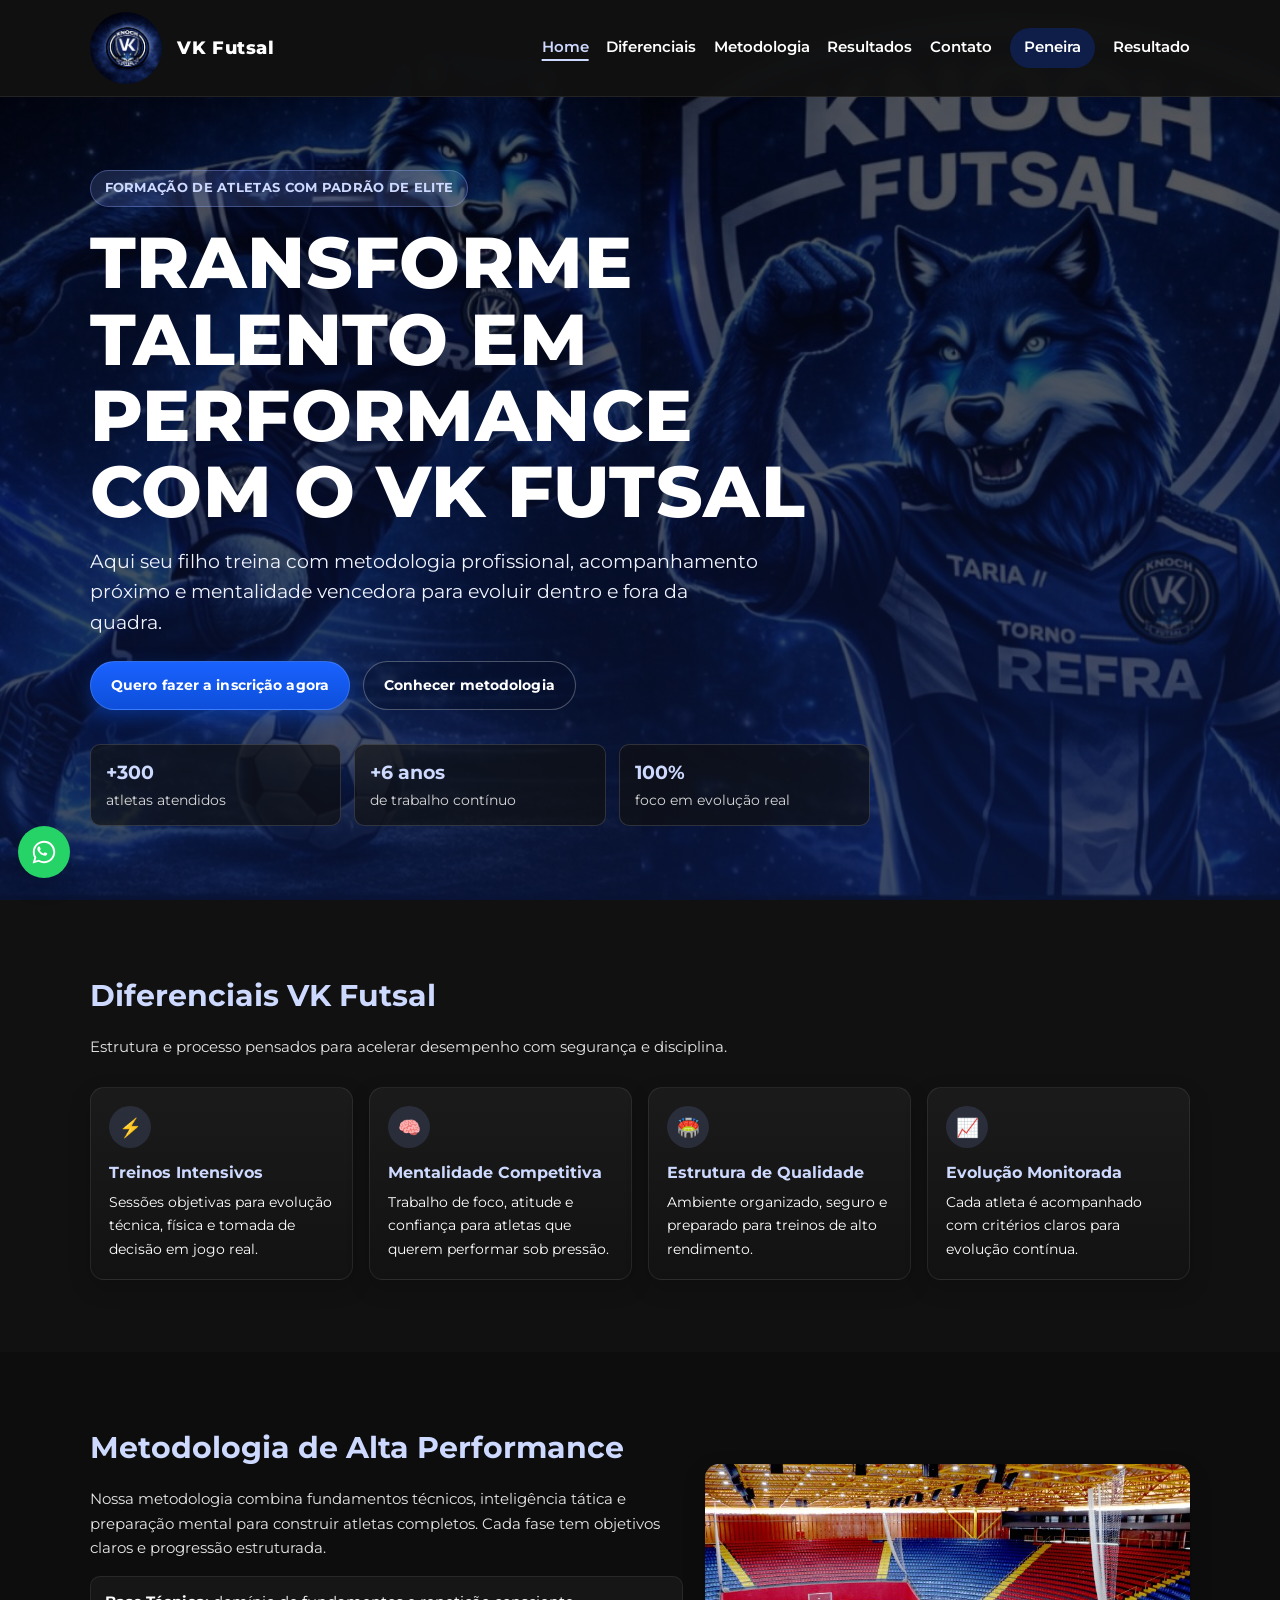
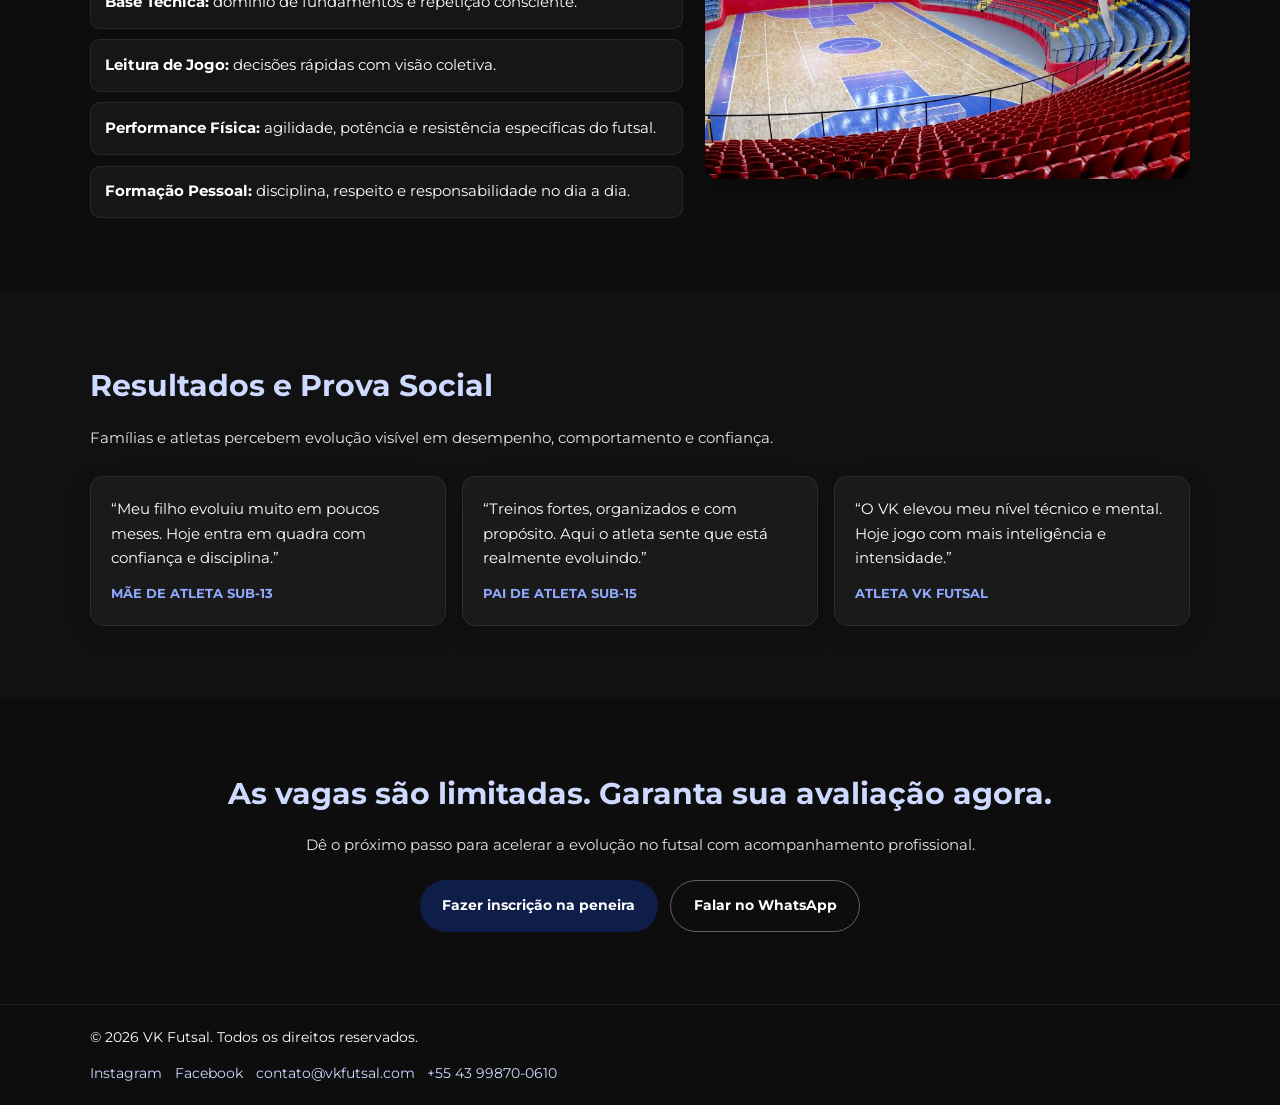
<file: index.html>
<!DOCTYPE html>
<html lang="pt-BR">
  <head>
    <meta charset="UTF-8" />
    <meta name="viewport" content="width=device-width, initial-scale=1.0" />
    <meta
      name="description"
      content="Site oficial do VK Futsal com informações do time, professores, CT e inscrição para peneira."
    />
    <title>VK Futsal | Home</title>
    <link rel="preconnect" href="https://fonts.googleapis.com" />
    <link rel="preconnect" href="https://fonts.gstatic.com" crossorigin />
    <link
      href="https://fonts.googleapis.com/css2?family=Montserrat:wght@400;500;600;700;800&display=swap"
      rel="stylesheet"
    />
    <link rel="stylesheet" href="css/style.css" />
    <script src="js/script.js" defer></script>
  </head>
  <body data-page="home">
    <header class="site-header">
      <div class="container header-content">
        <a class="brand" href="index.html">
          <img class="team-logo" src="img/LogoVk.png" alt="Logo do VK Futsal" />
          <span>VK Futsal</span>
        </a>

        <button class="menu-toggle" aria-label="Abrir menu" aria-expanded="false">
          <span></span>
          <span></span>
          <span></span>
        </button>

        <nav class="site-nav" aria-label="Menu principal">
          <a href="index.html">Home</a>
          <a href="#diferenciais">Diferenciais</a>
          <a href="#metodologia">Metodologia</a>
          <a href="#resultados">Resultados</a>
          <a href="#contato">Contato</a>
          <a class="nav-cta" href="inscricao.html">Peneira</a>
          <a href="resultado.html">Resultado</a>
        </nav>
      </div>
    </header>

    <main>
      <section class="lp-hero" id="home">
        <div class="hero-overlay"></div>
        <div class="container lp-hero-content">
          <p class="lp-kicker">Formação de atletas com padrão de elite</p>
          <h1>Transforme talento em performance com o VK Futsal</h1>
          <p class="lp-subtitle">
            Aqui seu filho treina com metodologia profissional, acompanhamento próximo e mentalidade vencedora para evoluir dentro e fora da quadra.
          </p>
          <div class="hero-cta-group">
            <a class="btn btn-primary" href="inscricao.html">Quero fazer a inscrição agora</a>
            <a class="btn btn-outline" href="#metodologia">Conhecer metodologia</a>
          </div>
          <div class="hero-metrics">
            <article>
              <strong>+300</strong>
              <span>atletas atendidos</span>
            </article>
            <article>
              <strong>+6 anos</strong>
              <span>de trabalho contínuo</span>
            </article>
            <article>
              <strong>100%</strong>
              <span>foco em evolução real</span>
            </article>
          </div>
        </div>
      </section>

      <section class="section" id="diferenciais">
        <div class="container">
          <h2>Diferenciais VK Futsal</h2>
          <p class="section-text">Estrutura e processo pensados para acelerar desempenho com segurança e disciplina.</p>
          <div class="benefits-grid">
            <article class="benefit-card">
              <div class="benefit-icon">⚡</div>
              <h3>Treinos Intensivos</h3>
              <p>Sessões objetivas para evolução técnica, física e tomada de decisão em jogo real.</p>
            </article>
            <article class="benefit-card">
              <div class="benefit-icon">🧠</div>
              <h3>Mentalidade Competitiva</h3>
              <p>Trabalho de foco, atitude e confiança para atletas que querem performar sob pressão.</p>
            </article>
            <article class="benefit-card">
              <div class="benefit-icon">🏟️</div>
              <h3>Estrutura de Qualidade</h3>
              <p>Ambiente organizado, seguro e preparado para treinos de alto rendimento.</p>
            </article>
            <article class="benefit-card">
              <div class="benefit-icon">📈</div>
              <h3>Evolução Monitorada</h3>
              <p>Cada atleta é acompanhado com critérios claros para evolução contínua.</p>
            </article>
          </div>
        </div>
      </section>

      <section class="section dark" id="metodologia">
        <div class="container methodology-wrap">
          <div class="methodology-text">
            <h2>Metodologia de Alta Performance</h2>
            <p class="section-text">
              Nossa metodologia combina fundamentos técnicos, inteligência tática e preparação mental para construir atletas completos. Cada fase tem objetivos claros e progressão estruturada.
            </p>
            <ul class="method-list">
              <li><strong>Base Técnica:</strong> domínio de fundamentos e repetição consciente.</li>
              <li><strong>Leitura de Jogo:</strong> decisões rápidas com visão coletiva.</li>
              <li><strong>Performance Física:</strong> agilidade, potência e resistência específicas do futsal.</li>
              <li><strong>Formação Pessoal:</strong> disciplina, respeito e responsabilidade no dia a dia.</li>
            </ul>
          </div>
          <div class="methodology-image">
            <img src="img/ct2.jpg" alt="Atletas treinando metodologia VK Futsal" loading="lazy" />
          </div>
        </div>
      </section>

      <section class="section" id="resultados">
        <div class="container">
          <h2>Resultados e Prova Social</h2>
          <p class="section-text">Famílias e atletas percebem evolução visível em desempenho, comportamento e confiança.</p>
          <div class="testimonials-grid">
            <article class="testimonial-card">
              <p>“Meu filho evoluiu muito em poucos meses. Hoje entra em quadra com confiança e disciplina.”</p>
              <span>Mãe de atleta Sub-13</span>
            </article>
            <article class="testimonial-card">
              <p>“Treinos fortes, organizados e com propósito. Aqui o atleta sente que está realmente evoluindo.”</p>
              <span>Pai de atleta Sub-15</span>
            </article>
            <article class="testimonial-card">
              <p>“O VK elevou meu nível técnico e mental. Hoje jogo com mais inteligência e intensidade.”</p>
              <span>Atleta VK Futsal</span>
            </article>
          </div>
        </div>
      </section>

      <section class="section dark final-cta" id="contato">
        <div class="container final-cta-content">
          <h2>As vagas são limitadas. Garanta sua avaliação agora.</h2>
          <p class="section-text">Dê o próximo passo para acelerar a evolução no futsal com acompanhamento profissional.</p>
          <div class="contact-actions">
            <a class="btn btn-primary" href="inscricao.html">Fazer inscrição na peneira</a>
            <a class="btn btn-outline" href="https://wa.me/5543998700610" target="_blank" rel="noopener noreferrer">
              Falar no WhatsApp
            </a>
          </div>
        </div>
      </section>
    </main>

    <footer class="site-footer">
      <div class="container footer-content">
        <p>© 2026 VK Futsal. Todos os direitos reservados.</p>
        <div class="social-links">
          <a href="#" aria-label="Instagram">Instagram</a>
          <a href="#" aria-label="Facebook">Facebook</a>
          <a href="mailto:contato@vkfutsal.com" aria-label="E-mail">contato@vkfutsal.com</a>
          <a href="tel:+5543998700610" aria-label="Telefone">+55 43 99870-0610</a>
        </div>
      </div>
    </footer>

    <a
      class="whatsapp-float"
      href="https://wa.me/5543998700610"
      target="_blank"
      rel="noopener noreferrer"
      aria-label="Falar no WhatsApp"
    >
      <svg viewBox="0 0 32 32" aria-hidden="true" focusable="false">
        <path
          d="M19.11 17.2c-.28-.14-1.64-.81-1.9-.9-.25-.09-.44-.14-.62.14-.19.28-.72.9-.88 1.08-.16.19-.32.21-.6.07-.28-.14-1.17-.43-2.22-1.36-.82-.73-1.38-1.62-1.54-1.89-.16-.28-.02-.43.12-.57.13-.13.28-.32.42-.48.14-.16.19-.28.28-.47.09-.19.05-.35-.02-.49-.07-.14-.62-1.5-.86-2.05-.23-.56-.46-.48-.62-.49h-.53c-.19 0-.49.07-.74.35-.25.28-.97.95-.97 2.31s.99 2.68 1.13 2.86c.14.19 1.95 2.97 4.72 4.16.66.28 1.17.45 1.58.58.66.21 1.26.18 1.74.11.53-.08 1.64-.67 1.87-1.31.23-.65.23-1.2.16-1.31-.07-.12-.25-.19-.53-.33z"
        ></path>
        <path
          d="M16.02 3.2c-7.07 0-12.8 5.73-12.8 12.8 0 2.25.58 4.45 1.69 6.39L3 29l6.78-1.78a12.74 12.74 0 0 0 6.24 1.6h.01c7.07 0 12.8-5.73 12.8-12.8 0-3.42-1.33-6.63-3.75-9.05a12.7 12.7 0 0 0-9.06-3.77zm0 23.45h-.01a10.6 10.6 0 0 1-5.4-1.48l-.39-.23-4.02 1.05 1.07-3.92-.25-.4a10.57 10.57 0 0 1-1.63-5.66c0-5.86 4.77-10.63 10.64-10.63 2.84 0 5.5 1.11 7.5 3.11a10.55 10.55 0 0 1 3.11 7.5c0 5.86-4.77 10.63-10.63 10.63z"
        ></path>
      </svg>
    </a>

    <button class="back-to-top" aria-label="Voltar ao topo">↑</button>
  </body>
</html>
</file>
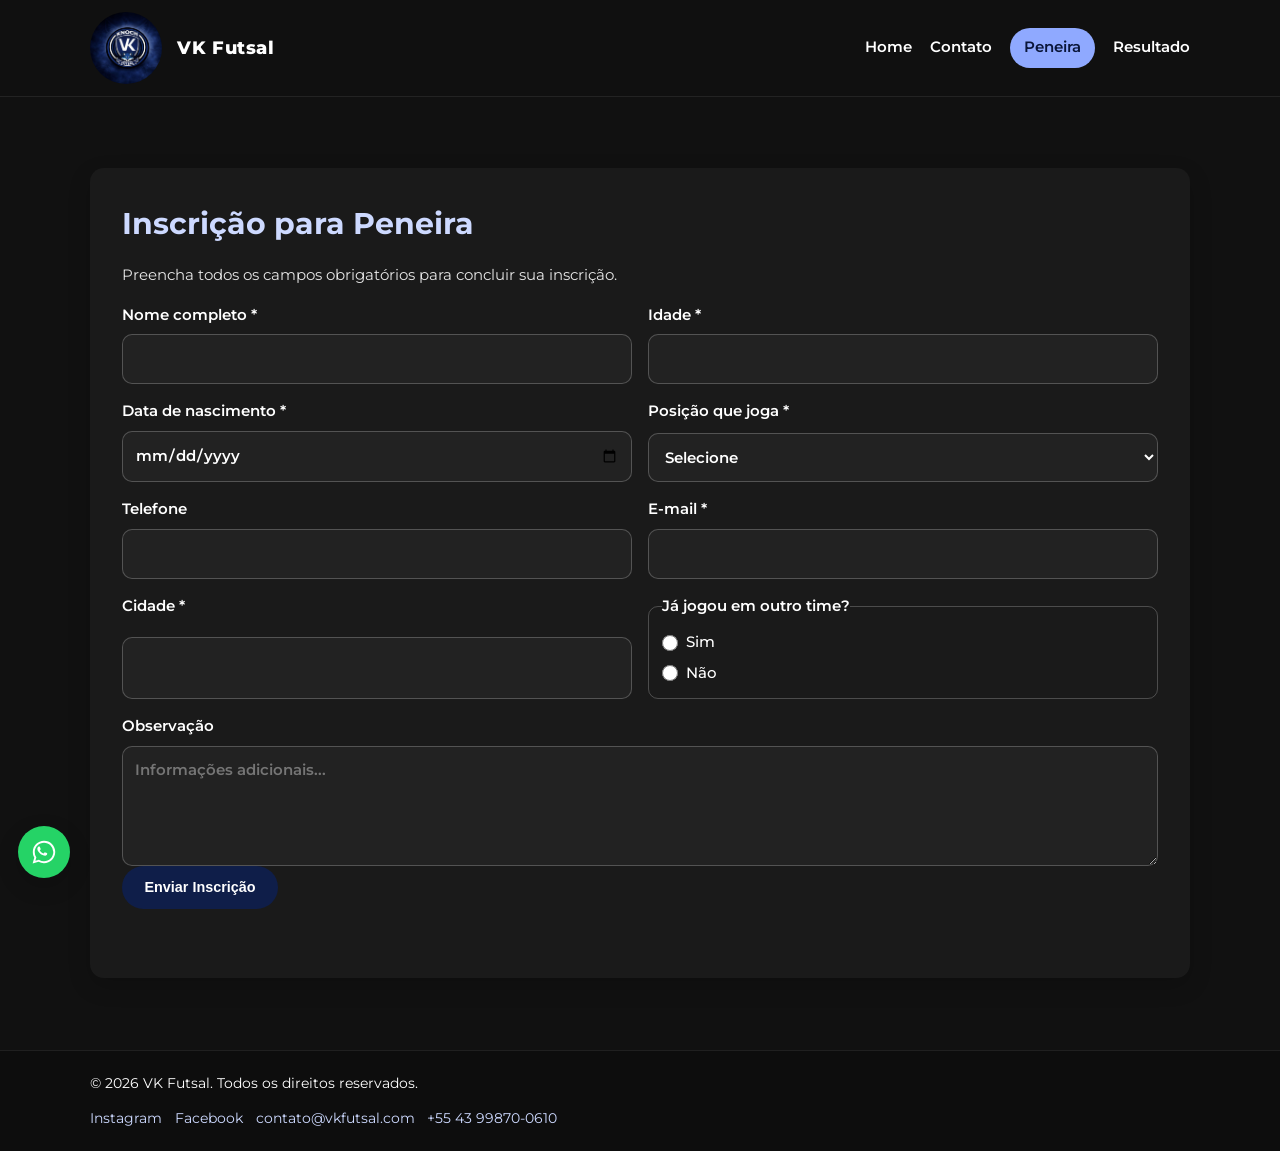
<file: inscricao.html>
<!DOCTYPE html>
<html lang="pt-BR">
  <head>
    <meta charset="UTF-8" />
    <meta name="viewport" content="width=device-width, initial-scale=1.0" />
    <meta
      name="description"
      content="Formulário de inscrição para peneira do VK Futsal com envio automático para Google Sheets."
    />
    <title>VK Futsal | Inscrição</title>
    <link rel="preconnect" href="https://fonts.googleapis.com" />
    <link rel="preconnect" href="https://fonts.gstatic.com" crossorigin />
    <link
      href="https://fonts.googleapis.com/css2?family=Montserrat:wght@400;500;600;700;800&display=swap"
      rel="stylesheet"
    />
    <link rel="stylesheet" href="css/style.css" />
    <script src="js/script.js" defer></script>
  </head>
  <body data-page="inscricao">
    <header class="site-header">
      <div class="container header-content">
        <a class="brand" href="index.html">
          <img class="team-logo" src="img/LogoVk.png" alt="Logo do VK Futsal" />
          <span>VK Futsal</span>
        </a>

        <button class="menu-toggle" aria-label="Abrir menu" aria-expanded="false">
          <span></span>
          <span></span>
          <span></span>
        </button>

        <nav class="site-nav" aria-label="Menu principal">
          <a href="index.html">Home</a>
          <a href="index.html#contato">Contato</a>
          <a class="nav-cta" href="inscricao.html">Peneira</a>
          <a href="resultado.html">Resultado</a>
        </nav>
      </div>
    </header>

    <main class="page-main">
      <section class="section">
        <div class="container form-container">
          <h1>Inscrição para Peneira</h1>
          <p class="section-text">Preencha todos os campos obrigatórios para concluir sua inscrição.</p>

          <form id="inscricao-form" novalidate>
            <div class="form-grid">
              <label>
                Nome completo *
                <input type="text" name="nome" required />
              </label>

              <label>
                Idade *
                <input type="number" name="idade" min="5" max="60" required />
              </label>

              <label>
                Data de nascimento *
                <input type="date" name="nascimento" required />
              </label>

              <label>
                Posição que joga *
                <select name="posicao" required>
                  <option value="">Selecione</option>
                  <option value="Goleiro">Goleiro</option>
                  <option value="Fixo">Fixo</option>
                  <option value="Ala">Ala</option>
                  <option value="Pivô">Pivô</option>
                </select>
              </label>

              <label>
                Telefone
                <input type="tel" name="telefone" />
              </label>

              <label>
                E-mail *
                <input type="email" name="email" required />
              </label>

              <label>
                Cidade *
                <input type="text" name="cidade" required />
              </label>

              <fieldset class="radio-group">
                <legend>Já jogou em outro time?</legend>
                <label><input type="radio" name="outroTime" value="Sim" /> Sim</label>
                <label><input type="radio" name="outroTime" value="Não" /> Não</label>
              </fieldset>
            </div>

            <label>
              Observação
              <textarea name="observacao" rows="4" placeholder="Informações adicionais..."></textarea>
            </label>

            <button type="submit" class="btn btn-primary" id="submit-btn">
              <span class="btn-text">Enviar Inscrição</span>
              <span class="loader hidden" aria-hidden="true"></span>
            </button>

            <p id="form-message" class="form-message" role="alert" aria-live="polite"></p>
          </form>
        </div>
      </section>
    </main>

    <footer class="site-footer">
      <div class="container footer-content">
        <p>© 2026 VK Futsal. Todos os direitos reservados.</p>
        <div class="social-links">
          <a href="#" aria-label="Instagram">Instagram</a>
          <a href="#" aria-label="Facebook">Facebook</a>
          <a href="mailto:contato@vkfutsal.com" aria-label="E-mail">contato@vkfutsal.com</a>
          <a href="tel:+5543998700610" aria-label="Telefone">+55 43 99870-0610</a>
        </div>
      </div>
    </footer>

    <a
      class="whatsapp-float"
      href="https://wa.me/5543998700610"
      target="_blank"
      rel="noopener noreferrer"
      aria-label="Falar no WhatsApp"
    >
      <svg viewBox="0 0 32 32" aria-hidden="true" focusable="false">
        <path
          d="M19.11 17.2c-.28-.14-1.64-.81-1.9-.9-.25-.09-.44-.14-.62.14-.19.28-.72.9-.88 1.08-.16.19-.32.21-.6.07-.28-.14-1.17-.43-2.22-1.36-.82-.73-1.38-1.62-1.54-1.89-.16-.28-.02-.43.12-.57.13-.13.28-.32.42-.48.14-.16.19-.28.28-.47.09-.19.05-.35-.02-.49-.07-.14-.62-1.5-.86-2.05-.23-.56-.46-.48-.62-.49h-.53c-.19 0-.49.07-.74.35-.25.28-.97.95-.97 2.31s.99 2.68 1.13 2.86c.14.19 1.95 2.97 4.72 4.16.66.28 1.17.45 1.58.58.66.21 1.26.18 1.74.11.53-.08 1.64-.67 1.87-1.31.23-.65.23-1.2.16-1.31-.07-.12-.25-.19-.53-.33z"
        ></path>
        <path
          d="M16.02 3.2c-7.07 0-12.8 5.73-12.8 12.8 0 2.25.58 4.45 1.69 6.39L3 29l6.78-1.78a12.74 12.74 0 0 0 6.24 1.6h.01c7.07 0 12.8-5.73 12.8-12.8 0-3.42-1.33-6.63-3.75-9.05a12.7 12.7 0 0 0-9.06-3.77zm0 23.45h-.01a10.6 10.6 0 0 1-5.4-1.48l-.39-.23-4.02 1.05 1.07-3.92-.25-.4a10.57 10.57 0 0 1-1.63-5.66c0-5.86 4.77-10.63 10.64-10.63 2.84 0 5.5 1.11 7.5 3.11a10.55 10.55 0 0 1 3.11 7.5c0 5.86-4.77 10.63-10.63 10.63z"
        ></path>
      </svg>
    </a>

    <button class="back-to-top" aria-label="Voltar ao topo">↑</button>
  </body>
</html>
</file>
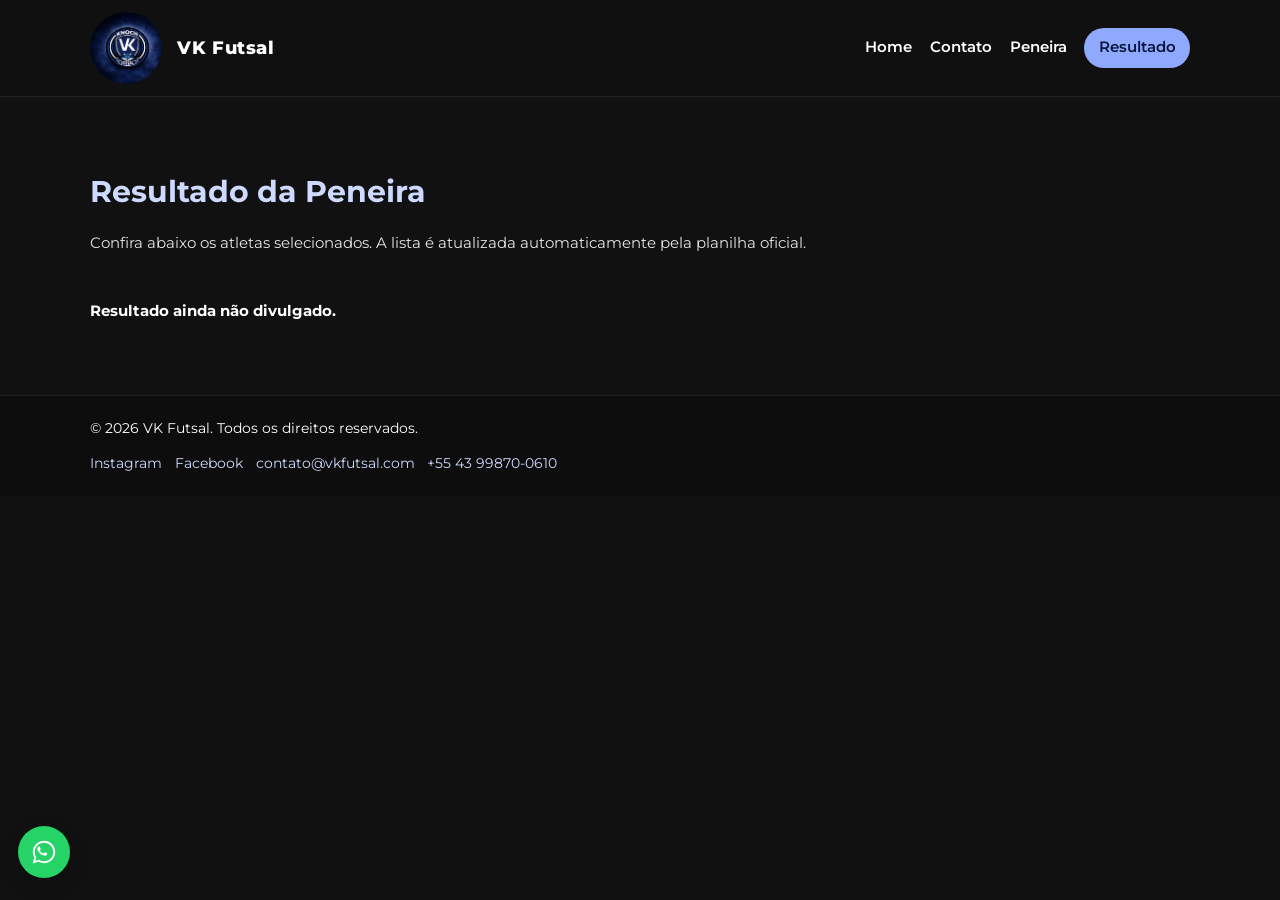
<file: resultado.html>
<!DOCTYPE html>
<html lang="pt-BR">
  <head>
    <meta charset="UTF-8" />
    <meta name="viewport" content="width=device-width, initial-scale=1.0" />
    <meta
      name="description"
      content="Resultados da peneira do VK Futsal com lista de aprovados e lista de espera carregada de planilha."
    />
    <title>VK Futsal | Resultado da Peneira</title>
    <link rel="preconnect" href="https://fonts.googleapis.com" />
    <link rel="preconnect" href="https://fonts.gstatic.com" crossorigin />
    <link
      href="https://fonts.googleapis.com/css2?family=Montserrat:wght@400;500;600;700;800&display=swap"
      rel="stylesheet"
    />
    <link rel="stylesheet" href="css/style.css" />
    <script src="js/script.js" defer></script>
  </head>
  <body data-page="resultado">
    <header class="site-header">
      <div class="container header-content">
        <a class="brand" href="index.html">
          <img class="team-logo" src="img/LogoVk.png" alt="Logo do VK Futsal" />
          <span>VK Futsal</span>
        </a>

        <button class="menu-toggle" aria-label="Abrir menu" aria-expanded="false">
          <span></span>
          <span></span>
          <span></span>
        </button>

        <nav class="site-nav" aria-label="Menu principal">
          <a href="index.html">Home</a>
          <a href="index.html#contato">Contato</a>
          <a href="inscricao.html">Peneira</a>
          <a class="nav-cta" href="resultado.html">Resultado</a>
        </nav>
      </div>
    </header>

    <main class="page-main">
      <section class="section">
        <div class="container">
          <h1>Resultado da Peneira</h1>
          <p class="section-text">
            Confira abaixo os atletas selecionados. A lista é atualizada automaticamente pela planilha oficial.
          </p>

          <div id="resultado-lista" class="results-grid" aria-live="polite"></div>
          <p id="resultado-vazio" class="empty-message hidden">Resultado ainda não divulgado.</p>
        </div>
      </section>
    </main>

    <footer class="site-footer">
      <div class="container footer-content">
        <p>© 2026 VK Futsal. Todos os direitos reservados.</p>
        <div class="social-links">
          <a href="#" aria-label="Instagram">Instagram</a>
          <a href="#" aria-label="Facebook">Facebook</a>
          <a href="mailto:contato@vkfutsal.com" aria-label="E-mail">contato@vkfutsal.com</a>
          <a href="tel:+5543998700610" aria-label="Telefone">+55 43 99870-0610</a>
        </div>
      </div>
    </footer>

    <a
      class="whatsapp-float"
      href="https://wa.me/5543998700610"
      target="_blank"
      rel="noopener noreferrer"
      aria-label="Falar no WhatsApp"
    >
      <svg viewBox="0 0 32 32" aria-hidden="true" focusable="false">
        <path
          d="M19.11 17.2c-.28-.14-1.64-.81-1.9-.9-.25-.09-.44-.14-.62.14-.19.28-.72.9-.88 1.08-.16.19-.32.21-.6.07-.28-.14-1.17-.43-2.22-1.36-.82-.73-1.38-1.62-1.54-1.89-.16-.28-.02-.43.12-.57.13-.13.28-.32.42-.48.14-.16.19-.28.28-.47.09-.19.05-.35-.02-.49-.07-.14-.62-1.5-.86-2.05-.23-.56-.46-.48-.62-.49h-.53c-.19 0-.49.07-.74.35-.25.28-.97.95-.97 2.31s.99 2.68 1.13 2.86c.14.19 1.95 2.97 4.72 4.16.66.28 1.17.45 1.58.58.66.21 1.26.18 1.74.11.53-.08 1.64-.67 1.87-1.31.23-.65.23-1.2.16-1.31-.07-.12-.25-.19-.53-.33z"
        ></path>
        <path
          d="M16.02 3.2c-7.07 0-12.8 5.73-12.8 12.8 0 2.25.58 4.45 1.69 6.39L3 29l6.78-1.78a12.74 12.74 0 0 0 6.24 1.6h.01c7.07 0 12.8-5.73 12.8-12.8 0-3.42-1.33-6.63-3.75-9.05a12.7 12.7 0 0 0-9.06-3.77zm0 23.45h-.01a10.6 10.6 0 0 1-5.4-1.48l-.39-.23-4.02 1.05 1.07-3.92-.25-.4a10.57 10.57 0 0 1-1.63-5.66c0-5.86 4.77-10.63 10.64-10.63 2.84 0 5.5 1.11 7.5 3.11a10.55 10.55 0 0 1 3.11 7.5c0 5.86-4.77 10.63-10.63 10.63z"
        ></path>
      </svg>
    </a>

    <button class="back-to-top" aria-label="Voltar ao topo">↑</button>
  </body>
</html>
</file>
<file: css/style.css>
:root {
  --green-900: #0a163a;
  --green-700: #0f1e49;
  --brand-light: #cdd9ff;
  --brand-soft: #8fa9ff;
  --black-900: #111111;
  --black-700: #1a1a1a;
  --white: #ffffff;
  --gray-100: #f5f5f5;
  --gray-300: #d9d9d9;
  --success: #18a957;
  --error: #d93025;
  --radius: 14px;
  --radius-sm: 10px;
  --shadow: 0 8px 22px rgba(0, 0, 0, 0.18);
  --transition: all 0.25s ease;
}

* {
  margin: 0;
  padding: 0;
  box-sizing: border-box;
}

html {
  scroll-behavior: smooth;
}

body {
  font-family: "Montserrat", Arial, sans-serif;
  background: var(--black-900);
  color: var(--white);
  font-size: 15px;
  line-height: 1.6;
}

img {
  width: 100%;
  display: block;
}

a {
  color: inherit;
  text-decoration: none;
}

.container {
  width: min(1100px, 92%);
  margin-inline: auto;
}

.site-header {
  position: fixed;
  top: 0;
  left: 0;
  right: 0;
  z-index: 1000;
  background: rgba(17, 17, 17, 0.95);
  border-bottom: 1px solid rgba(255, 255, 255, 0.08);
  backdrop-filter: blur(8px);
}

.header-content {
  min-height: 96px;
  display: flex;
  align-items: center;
  justify-content: space-between;
  gap: 1rem;
}

.brand {
  display: flex;
  align-items: center;
  gap: 0.95rem;
  font-weight: 800;
  letter-spacing: 0.6px;
}

.brand span {
  font-size: 1.02rem;
}

.logo-placeholder {
  width: 42px;
  height: 42px;
  border-radius: 50%;
  display: grid;
  place-items: center;
  font-size: 0.68rem;
  font-weight: 700;
  background: var(--green-700);
  border: 2px solid var(--white);
}

.team-logo {
  width: 64px;
  height: 64px;
  border-radius: 50%;
  object-fit: cover;
  border: none;
  background: transparent;
  box-shadow: none;
  transition: var(--transition);
}

.brand:hover .team-logo {
  transform: scale(1.05);
  box-shadow: none;
}

.site-nav {
  display: none;
  position: absolute;
  top: 96px;
  left: 0;
  right: 0;
  background: var(--black-700);
  padding: 1rem 1.25rem;
  border-bottom: 1px solid rgba(255, 255, 255, 0.08);
}

.site-nav.open {
  display: grid;
  gap: 0.85rem;
}

.site-nav a {
  font-weight: 600;
  font-size: 0.92rem;
  transition: var(--transition);
}

.site-nav a:hover {
  color: var(--brand-light);
}

.site-nav a.active {
  color: var(--brand-light);
}

.site-nav a.active:not(.nav-cta) {
  text-decoration: underline;
  text-decoration-thickness: 2px;
  text-underline-offset: 6px;
}

.site-nav .nav-cta.active {
  background: var(--brand-soft);
  color: var(--green-900);
}

.nav-cta {
  display: inline-block;
  color: var(--white);
  background: var(--green-700);
  padding: 0.5rem 0.9rem;
  border-radius: 999px;
}

.menu-toggle {
  display: inline-flex;
  flex-direction: column;
  gap: 5px;
  width: 42px;
  height: 42px;
  border: 1px solid rgba(255, 255, 255, 0.2);
  border-radius: var(--radius-sm);
  background: transparent;
  padding: 10px;
  cursor: pointer;
}

.menu-toggle span {
  display: block;
  width: 100%;
  height: 2px;
  background: var(--white);
}

.hero {
  min-height: 100vh;
  position: relative;
  padding-top: 96px;
  background: #000000 url("../img/VkLobo.jpg") center/cover no-repeat;
}

.hero-overlay {
  position: absolute;
  inset: 0;
  background: linear-gradient(to bottom, rgba(0, 0, 0, 0.65), rgba(10, 22, 58, 0.78));
}

.hero-content {
  position: relative;
  z-index: 1;
  min-height: calc(100vh - 96px);
  display: grid;
  align-content: center;
  gap: 1rem;
}

.hero h1 {
  font-size: clamp(1.8rem, 6.5vw, 3.8rem);
  line-height: 1.1;
  font-weight: 800;
}

.hero p {
  max-width: 560px;
  font-size: clamp(0.95rem, 2.4vw, 1.1rem);
}

.section {
  padding: 4.5rem 0;
}

.page-main {
  padding-top: 96px;
}

.section.dark {
  background: #0d0d0d;
}

.section h1,
.section h2 {
  font-size: clamp(1.35rem, 3.3vw, 1.85rem);
  margin-bottom: 1rem;
  color: var(--brand-light);
}

.section-text {
  font-size: 0.95rem;
  color: #e6e6e6;
  max-width: 900px;
}

.card-grid {
  margin-top: 2rem;
  display: grid;
  gap: 1rem;
}

.card {
  background: var(--black-700);
  border-radius: var(--radius);
  overflow: hidden;
  box-shadow: var(--shadow);
  border: 1px solid rgba(255, 255, 255, 0.06);
}

.card img {
  height: 220px;
  object-fit: cover;
}

.card img.prof-photo {
  object-position: center top;
}

.card img.prof-douglas {
  object-position: 62% top;
}

.card img.prof-knoch {
  object-position: 60% top;
}

.card img.prof-matheus {
  object-position: 58% top;
}

.card-body {
  padding: 1rem;
}

.card-body h3 {
  font-size: 1rem;
  margin-bottom: 0.45rem;
  color: var(--brand-light);
}

.card-body p {
  font-size: 0.9rem;
  line-height: 1.55;
}

.gallery-grid {
  margin-top: 1.25rem;
  display: grid;
  gap: 1rem;
}

.gallery-grid img {
  height: 220px;
  object-fit: cover;
  border-radius: var(--radius);
  box-shadow: var(--shadow);
}

.cta-wrapper {
  margin-top: 2rem;
}

.contact-actions {
  margin-top: 1.4rem;
  display: flex;
  flex-wrap: wrap;
  gap: 0.8rem;
}

.btn {
  border: none;
  cursor: pointer;
  border-radius: 999px;
  font-weight: 700;
  padding: 0.85rem 1.4rem;
  font-size: 0.9rem;
  transition: var(--transition);
  display: inline-flex;
  align-items: center;
  justify-content: center;
  gap: 0.6rem;
  text-align: center;
  white-space: normal;
}

.btn-outline {
  border: 1px solid rgba(255, 255, 255, 0.35);
  background: transparent;
  color: var(--white);
}

.btn-outline:hover {
  border-color: var(--brand-soft);
  background: rgba(143, 169, 255, 0.12);
}

.lp-hero {
  min-height: 100vh;
  position: relative;
  padding-top: 96px;
  background: #000000 url("../img/VkLobo.jpg") center/cover no-repeat;
}

.lp-hero-content {
  position: relative;
  z-index: 1;
  min-height: calc(100vh - 96px);
  display: grid;
  align-content: center;
  gap: 1.1rem;
}

.lp-kicker {
  width: fit-content;
  padding: 0.45rem 0.85rem;
  border-radius: 999px;
  background: rgba(143, 169, 255, 0.16);
  border: 1px solid rgba(143, 169, 255, 0.35);
  color: var(--brand-light);
  font-size: 0.8rem;
  font-weight: 700;
  letter-spacing: 0.3px;
  text-transform: uppercase;
}

.lp-hero h1 {
  max-width: 760px;
  font-size: clamp(2rem, 6.7vw, 4.5rem);
  line-height: 1.06;
  font-weight: 800;
  text-transform: uppercase;
  letter-spacing: 0.4px;
}

.lp-subtitle {
  max-width: 670px;
  font-size: clamp(1rem, 2.2vw, 1.18rem);
  color: #f0f3ff;
}

.hero-cta-group {
  margin-top: 0.35rem;
  display: flex;
  flex-wrap: wrap;
  gap: 0.8rem;
}

.hero-cta-group .btn {
  min-height: 48px;
  padding: 0.75rem 1.25rem;
  border-radius: 999px;
  font-size: 0.9rem;
  font-weight: 700;
  letter-spacing: 0.1px;
}

.hero-cta-group .btn-primary {
  background: linear-gradient(180deg, #1a62ff 0%, #0d4fda 100%);
  border: 1px solid rgba(125, 175, 255, 0.32);
  box-shadow: 0 8px 20px rgba(14, 84, 228, 0.45);
}

.hero-cta-group .btn-primary:hover {
  filter: brightness(1.06);
  transform: translateY(-1px);
}

.hero-cta-group .btn-outline {
  border: 1px solid rgba(255, 255, 255, 0.28);
  background: rgba(7, 15, 37, 0.38);
  color: #ffffff;
}

.hero-cta-group .btn-outline:hover {
  border-color: rgba(255, 255, 255, 0.45);
  background: rgba(12, 23, 52, 0.5);
}

.hero-metrics {
  margin-top: 1rem;
  display: grid;
  grid-template-columns: repeat(3, minmax(0, 1fr));
  gap: 0.8rem;
  max-width: 780px;
}

.hero-metrics article {
  border-radius: var(--radius-sm);
  background: rgba(17, 17, 17, 0.68);
  border: 1px solid rgba(255, 255, 255, 0.14);
  padding: 0.8rem 0.95rem;
}

.hero-metrics strong {
  display: block;
  font-size: 1.2rem;
  color: var(--brand-light);
}

.hero-metrics span {
  font-size: 0.85rem;
  color: #d7d7d7;
}

.benefits-grid {
  margin-top: 1.7rem;
  display: grid;
  gap: 1rem;
}

.benefit-card {
  background: linear-gradient(180deg, rgba(28, 28, 28, 0.95), rgba(19, 19, 19, 0.95));
  border: 1px solid rgba(255, 255, 255, 0.08);
  border-radius: var(--radius);
  box-shadow: var(--shadow);
  padding: 1.15rem;
}

.benefit-icon {
  width: 42px;
  height: 42px;
  border-radius: 50%;
  display: grid;
  place-items: center;
  font-size: 1.15rem;
  background: rgba(143, 169, 255, 0.15);
  margin-bottom: 0.75rem;
}

.benefit-card h3 {
  color: var(--brand-light);
  margin-bottom: 0.35rem;
  font-size: 1rem;
}

.benefit-card p {
  font-size: 0.9rem;
}

.methodology-wrap {
  display: grid;
  gap: 1.2rem;
  align-items: center;
}

.method-list {
  margin-top: 1rem;
  display: grid;
  gap: 0.65rem;
  list-style: none;
}

.method-list li {
  padding: 0.85rem 0.9rem;
  border-radius: var(--radius-sm);
  background: rgba(255, 255, 255, 0.04);
  border: 1px solid rgba(255, 255, 255, 0.08);
  font-size: 0.92rem;
}

.methodology-image img {
  width: 100%;
  height: 100%;
  min-height: 280px;
  object-fit: cover;
  border-radius: var(--radius);
  box-shadow: var(--shadow);
}

.testimonials-grid {
  margin-top: 1.65rem;
  display: grid;
  gap: 1rem;
}

.testimonial-card {
  background: var(--black-700);
  border: 1px solid rgba(255, 255, 255, 0.08);
  border-radius: var(--radius);
  box-shadow: var(--shadow);
  padding: 1.25rem;
}

.testimonial-card p {
  font-size: 0.95rem;
  margin-bottom: 0.65rem;
}

.testimonial-card span {
  font-size: 0.82rem;
  color: var(--brand-soft);
  font-weight: 700;
  text-transform: uppercase;
}

.final-cta {
  background: radial-gradient(circle at top right, rgba(143, 169, 255, 0.18), rgba(13, 13, 13, 0.98));
}

.final-cta-content {
  text-align: center;
  max-width: 900px;
}

.final-cta .section-text {
  margin-inline: auto;
}

.final-cta .contact-actions {
  justify-content: center;
}

.btn-primary {
  background: var(--green-700);
  color: var(--white);
}

.btn-primary:hover {
  transform: translateY(-2px);
  filter: brightness(1.1);
}

.form-container {
  background: var(--black-700);
  border-radius: var(--radius);
  padding: 1.2rem;
  box-shadow: var(--shadow);
}

.form-grid {
  display: grid;
  gap: 1rem;
  margin-block: 1rem;
}

label,
fieldset {
  display: grid;
  gap: 0.45rem;
  font-size: 0.92rem;
  font-weight: 600;
}

input,
select,
textarea {
  width: 100%;
  border: 1px solid rgba(255, 255, 255, 0.22);
  background: #222;
  color: var(--white);
  border-radius: 10px;
  padding: 0.75rem;
  font-size: 0.95rem;
  font: inherit;
}

input:focus,
select:focus,
textarea:focus {
  outline: 2px solid var(--brand-soft);
  border-color: transparent;
}

.radio-group {
  border: 1px solid rgba(255, 255, 255, 0.22);
  border-radius: 10px;
  padding: 0.8rem;
}

.radio-group label {
  font-weight: 500;
  grid-template-columns: auto 1fr;
  align-items: center;
  gap: 0.5rem;
}

.radio-group input[type="radio"] {
  width: 16px;
  height: 16px;
}

.form-message {
  margin-top: 0.9rem;
  min-height: 1.4rem;
  font-weight: 700;
}

.form-message.success {
  color: var(--success);
}

.form-message.error {
  color: var(--error);
}

.loader {
  width: 18px;
  height: 18px;
  border: 3px solid rgba(255, 255, 255, 0.35);
  border-top-color: var(--white);
  border-radius: 50%;
  animation: spin 0.8s linear infinite;
}

@keyframes spin {
  to {
    transform: rotate(360deg);
  }
}

.hidden {
  display: none !important;
}

.results-grid {
  margin-top: 1.5rem;
  display: grid;
  gap: 0.9rem;
}

.result-card {
  background: var(--black-700);
  border: 1px solid rgba(255, 255, 255, 0.08);
  border-radius: var(--radius-sm);
  padding: 1rem;
  font-size: 0.92rem;
  box-shadow: var(--shadow);
}

.result-card.approved {
  border-color: rgba(143, 169, 255, 0.65);
  box-shadow: 0 8px 22px rgba(143, 169, 255, 0.24);
}

.result-card .status {
  font-weight: 700;
}

.result-card .status.approved-text {
  color: var(--success);
}

.result-card .status.waiting-text {
  color: var(--brand-soft);
}

.empty-message {
  margin-top: 1.2rem;
  font-weight: 700;
}

.site-footer {
  background: #0d0d0d;
  border-top: 1px solid rgba(255, 255, 255, 0.08);
}

.footer-content {
  padding: 1.3rem 0;
  font-size: 0.9rem;
  display: grid;
  gap: 0.8rem;
}

.social-links {
  display: flex;
  flex-wrap: wrap;
  gap: 0.8rem;
}

.social-links a {
  color: var(--brand-light);
  transition: var(--transition);
}

.social-links a:hover {
  color: var(--white);
}

.back-to-top {
  position: fixed;
  bottom: 22px;
  right: 18px;
  width: 42px;
  height: 42px;
  border: none;
  border-radius: 50%;
  background: var(--green-700);
  color: var(--white);
  font-size: 1.2rem;
  cursor: pointer;
  box-shadow: var(--shadow);
  opacity: 0;
  visibility: hidden;
  transition: var(--transition);
}

.back-to-top.show {
  opacity: 1;
  visibility: visible;
}

.whatsapp-float {
  position: fixed;
  left: 18px;
  bottom: 22px;
  width: 52px;
  height: 52px;
  border-radius: 50%;
  background: #25d366;
  color: var(--white);
  display: grid;
  place-items: center;
  box-shadow: var(--shadow);
  z-index: 1000;
  transition: var(--transition);
}

.whatsapp-float svg {
  width: 28px;
  height: 28px;
  fill: currentColor;
}

.whatsapp-float:hover {
  transform: translateY(-2px) scale(1.03);
  filter: brightness(1.05);
}

@media (max-width: 767px) {
  .header-content {
    min-height: 82px;
  }

  .team-logo {
    width: 52px;
    height: 52px;
  }

  .brand {
    gap: 0.65rem;
  }

  .brand span {
    font-size: 0.92rem;
  }

  .site-nav {
    top: 82px;
    max-height: calc(100vh - 82px);
    overflow-y: auto;
  }

  .hero,
  .lp-hero {
    padding-top: 82px;
    background-size: cover;
    background-position: center;
  }

  .hero-content,
  .lp-hero-content {
    min-height: calc(100vh - 82px);
    text-align: center;
    justify-items: center;
  }

  .hero p,
  .lp-subtitle {
    max-width: 100%;
  }

  .lp-kicker {
    margin-inline: auto;
  }

  .hero-metrics {
    grid-template-columns: 1fr;
    width: 100%;
  }

  .hero-metrics article {
    text-align: left;
  }

  .methodology-image img {
    min-height: 220px;
  }

  .section,
  .page-main {
    padding-top: 82px;
  }

  .section {
    padding: 3.2rem 0;
  }

  .card img,
  .gallery-grid img {
    height: 190px;
  }

  .cta-wrapper .btn,
  .hero .btn,
  .lp-hero .btn,
  #submit-btn,
  .contact-actions .btn {
    width: 100%;
  }

  .footer-content {
    text-align: center;
  }

  .social-links {
    justify-content: center;
  }

  .back-to-top {
    width: 40px;
    height: 40px;
    right: 14px;
    bottom: 14px;
  }

  .whatsapp-float {
    width: 46px;
    height: 46px;
    left: 14px;
    bottom: 14px;
  }

  .whatsapp-float svg {
    width: 24px;
    height: 24px;
  }
}

@media (min-width: 768px) {
  .brand span {
    font-size: 1.1rem;
  }

  .team-logo {
    width: 72px;
    height: 72px;
  }

  .menu-toggle {
    display: none;
  }

  .site-nav {
    display: flex;
    position: static;
    background: transparent;
    border: 0;
    padding: 0;
    gap: 1.1rem;
    align-items: center;
  }

  .site-nav a.active:not(.nav-cta) {
    text-decoration-thickness: 2px;
    text-underline-offset: 7px;
  }

  .card-grid,
  .results-grid {
    grid-template-columns: repeat(2, minmax(0, 1fr));
  }

  .benefits-grid,
  .testimonials-grid {
    grid-template-columns: repeat(2, minmax(0, 1fr));
  }

  .methodology-wrap {
    grid-template-columns: 1.1fr 0.9fr;
    gap: 1.4rem;
  }

  .gallery-grid {
    grid-template-columns: repeat(3, minmax(0, 1fr));
  }

  .form-grid {
    grid-template-columns: repeat(2, minmax(0, 1fr));
  }
}

@media (min-width: 992px) {
  .card-grid {
    grid-template-columns: repeat(3, minmax(0, 1fr));
  }

  .benefits-grid {
    grid-template-columns: repeat(4, minmax(0, 1fr));
  }

  .testimonials-grid {
    grid-template-columns: repeat(3, minmax(0, 1fr));
  }

  .form-container {
    padding: 2rem;
  }
}
</file>
